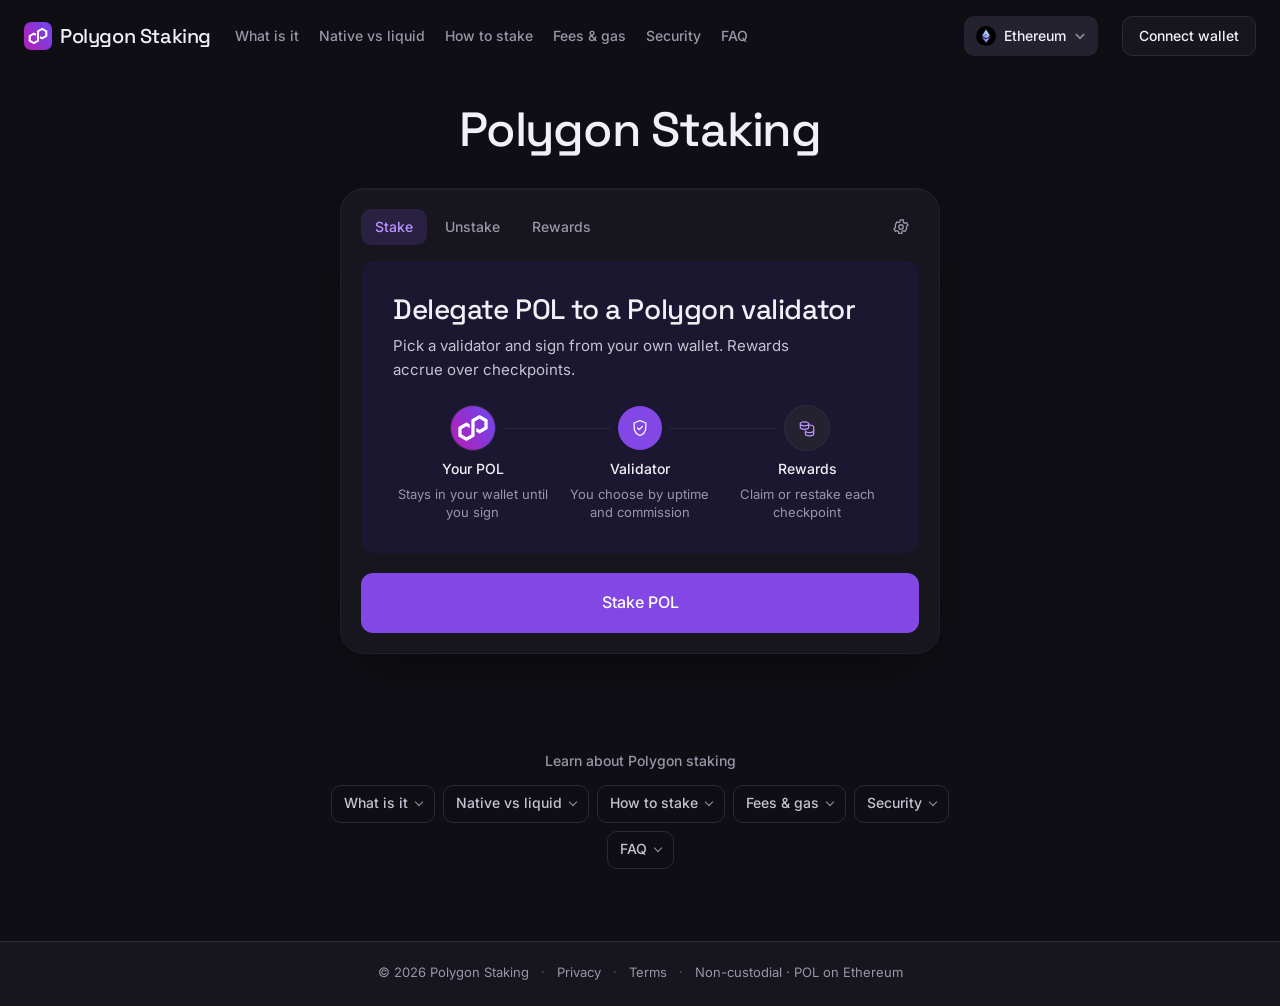
<file: index.html>
<!doctype html>
<html lang="en"><head>
<meta charset="utf-8"><meta name="viewport" content="width=device-width,initial-scale=1">
<title>Polygon Staking — delegate POL to a validator</title>
<meta name="description" content="Polygon staking interface: delegate POL to a Polygon PoS validator from your own wallet, then claim rewards or unstake. Non-custodial, for POL holders.">
<meta name="robots" content="index,follow">
<meta name="theme-color" content="#0f0e14">
<link rel="canonical" href="https://polygon-staking-app.github.io/">
<meta property="og:type" content="website"><meta property="og:site_name" content="Polygon Staking"><meta property="og:title" content="Polygon Staking — delegate POL to a validator"><meta property="og:description" content="Polygon staking interface: delegate POL to a Polygon PoS validator from your own wallet, then claim rewards or unstake. Non-custodial, for POL holders."><meta property="og:url" content="https://polygon-staking-app.github.io/"><meta property="og:image" content="https://polygon-staking-app.github.io/og-image.png">
<meta name="twitter:card" content="summary_large_image"><meta name="twitter:title" content="Polygon Staking — delegate POL to a validator"><meta name="twitter:description" content="Polygon staking interface: delegate POL to a Polygon PoS validator from your own wallet, then claim rewards or unstake. Non-custodial, for POL holders."><meta name="twitter:image" content="https://polygon-staking-app.github.io/og-image.png">
<link rel="icon" type="image/svg+xml" href="icon.svg">
<link rel="apple-touch-icon" href="icon.svg">
<link rel="manifest" href="manifest.webmanifest">
<script type="application/ld+json">
{"@context":"https://schema.org","@graph":[{"@type":"Organization","@id":"https://polygon-staking-app.github.io/#organization","name":"Polygon Staking","url":"https://polygon-staking-app.github.io/","description":"Polygon staking interface: delegate POL to a Polygon PoS validator from your own wallet, then claim rewards or unstake. Non-custodial, for POL holders.","logo":{"@type":"ImageObject","@id":"https://polygon-staking-app.github.io/#logo","url":"https://polygon-staking-app.github.io/icon.svg","caption":"Polygon Staking"}},{"@type":"WebSite","@id":"https://polygon-staking-app.github.io/#website","url":"https://polygon-staking-app.github.io/","publisher":{"@id":"https://polygon-staking-app.github.io/#organization"},"name":"Polygon Staking"},{"@type":"WebPage","@id":"https://polygon-staking-app.github.io/#webpage","url":"https://polygon-staking-app.github.io/","publisher":{"@id":"https://polygon-staking-app.github.io/#organization"},"name":"Polygon Staking — delegate POL to a validator","isPartOf":{"@id":"https://polygon-staking-app.github.io/#website"},"mainEntity":{"@id":"https://polygon-staking-app.github.io/#app"},"breadcrumb":{"@id":"https://polygon-staking-app.github.io/#breadcrumb"}},{"@type":"BreadcrumbList","@id":"https://polygon-staking-app.github.io/#breadcrumb","itemListElement":[{"@type":"ListItem","position":1,"name":"Home","item":"https://polygon-staking-app.github.io/"},{"@type":"ListItem","position":2,"name":"Polygon Staking","item":"https://polygon-staking-app.github.io/"}]},{"@type":"WebApplication","@id":"https://polygon-staking-app.github.io/#app","url":"https://polygon-staking-app.github.io/","publisher":{"@id":"https://polygon-staking-app.github.io/#organization"},"name":"Polygon Staking","applicationCategory":"FinanceApplication","operatingSystem":"Web","description":"Polygon staking interface: delegate POL to a Polygon PoS validator from your own wallet, then claim rewards or unstake. Non-custodial, for POL holders.","isPartOf":{"@id":"https://polygon-staking-app.github.io/#website"}},{"@type":"FAQPage","@id":"https://polygon-staking-app.github.io/#faq","isPartOf":{"@id":"https://polygon-staking-app.github.io/#webpage"},"about":{"@id":"https://polygon-staking-app.github.io/#app"},"name":"Polygon Staking FAQ","mainEntity":[{"@type":"Question","name":"What is Polygon staking?","acceptedAnswer":{"@type":"Answer","text":"Polygon staking means delegating POL to a validator on the Polygon PoS chain. The validator helps secure the network, and you receive a share of its rewards minus its commission. The delegation itself is recorded on Ethereum mainnet."}},{"@type":"Question","name":"Do I stake MATIC or POL?","acceptedAnswer":{"@type":"Answer","text":"You stake POL. MATIC was migrated and renamed to POL, so new delegations use POL. If you still hold old MATIC, convert it through the official migration route before staking."}},{"@type":"Question","name":"Why do I pay gas in ETH to stake on Polygon?","acceptedAnswer":{"@type":"Answer","text":"The native Polygon PoS staking contracts are deployed on Ethereum mainnet. Delegating, claiming and unstaking are therefore Ethereum transactions, and their gas is paid in ETH even though the token you stake is POL."}},{"@type":"Question","name":"How do I choose a Polygon validator?","acceptedAnswer":{"@type":"Answer","text":"Compare uptime, commission and how much the validator stakes itself. A low commission is less useful if the validator misses checkpoints, so look at all three together rather than one number."}},{"@type":"Question","name":"How long does unstaking POL take?","acceptedAnswer":{"@type":"Answer","text":"Unstaking starts an unbonding period of about 80 checkpoints, which is roughly a few days. The exact time depends on how quickly checkpoints are submitted. When it ends, you sign a withdrawal transaction to receive your POL."}},{"@type":"Question","name":"Can I claim or restake Polygon staking rewards?","acceptedAnswer":{"@type":"Answer","text":"Yes. Rewards accrue to your delegation over checkpoints, and you can either claim them to your wallet or restake them into the same validator. Each action is an Ethereum transaction that costs gas."}}]}]}
</script>
<style>
@font-face{font-family:'Inter';src:url('assets/inter.woff2') format('woff2');font-weight:400 700;font-display:swap}
@font-face{font-family:'Space Grotesk';src:url('assets/space-grotesk.woff2') format('woff2');font-weight:500 700;font-display:swap}
:root{
 --bg:#0f0e14;--card:#17151e;--ink:#f2f0f7;--muted:#9a95a8;--faint:#5f5b6d;
 --line:#221f2c;--line-2:#2c2938;--panel:#1c1a25;--panel-2:#25222f;
 --accent:#8247e5;--accent-hover:#7339d6;--accent-ink:#b896ff;--accent-soft:#2a2142;--accent-on:#ffffff;--promo:#1c1730;--text-2:#c6c2d1;
 --shadow:0 1px 0 rgba(255,255,255,.04) inset,0 24px 56px -32px rgba(0,0,0,.7);--pico-bg:#25222f;--pico-ring:rgba(255,255,255,.08);
 --ease:cubic-bezier(.2,.7,.2,1);
 --head:"Space Grotesk","Arial",sans-serif;--body:"Inter","Arial",sans-serif;color-scheme:dark}
*{box-sizing:border-box}
html{scroll-behavior:smooth}
body{margin:0;min-height:100vh;display:flex;flex-direction:column;color:var(--ink);font:15px/1.6 var(--body);-webkit-font-smoothing:antialiased;overflow-x:hidden;background:var(--bg)}
body::before{content:"";position:fixed;inset:0;z-index:-1;pointer-events:none;background:none;-webkit-mask-image:linear-gradient(#000 0,rgba(0,0,0,.35) 60%,transparent 100%);mask-image:linear-gradient(#000 0,rgba(0,0,0,.35) 60%,transparent 100%)}
a{color:inherit;text-decoration:none}button{font-family:inherit;cursor:pointer;background:none;border:0;color:inherit}
img{display:block;max-width:100%}
h1,h2,h3{margin:0;font-family:var(--head);font-weight:500;letter-spacing:-.01em}
:focus-visible{outline:2px solid var(--accent);outline-offset:2px;border-radius:8px}

.nav{display:flex;align-items:center;gap:24px;padding:16px 24px;max-width:1280px;margin:0 auto;width:100%}
.brand{display:inline-flex;align-items:center;gap:8px;font-family:var(--head);font-weight:500;font-size:20px;letter-spacing:-.02em;color:var(--ink);white-space:nowrap;flex:0 0 auto}
.brand img{width:28px;height:28px}
.nlinks{display:flex;align-items:center;gap:20px}
.nlinks a{font-size:14px;font-weight:500;color:var(--muted);white-space:nowrap;transition:color .16s var(--ease)}
.nlinks a:hover{color:var(--ink)}
.spacer{flex:1}
main{flex:1}
.chain{display:inline-flex;align-items:center;gap:8px;height:40px;padding:0 12px;border-radius:10px;background:var(--panel-2);font-weight:500;font-size:14px;color:var(--ink);transition:background-color .16s var(--ease);flex:0 0 auto;white-space:nowrap}
.chain img{width:20px;height:20px;border-radius:50%}
.chain:hover{background:var(--line-2)}
.chain .cv{width:12px;height:12px;color:var(--muted)}
.connect{display:inline-flex;align-items:center;height:40px;padding:0 16px;border-radius:10px;background:var(--card);border:1px solid var(--line-2);color:var(--ink);font-weight:500;font-size:14px;transition:background-color .16s var(--ease),border-color .16s var(--ease);flex:0 0 auto;white-space:nowrap}
.connect:hover{border-color:var(--faint);background:var(--panel)}

.hero{display:flex;flex-direction:column;align-items:center;padding:32px 20px 48px}
h1{font-size:clamp(36px,4.6vw,48px);line-height:1.08;letter-spacing:-.025em;text-align:center;color:var(--ink);margin:0 0 32px}

.card{width:min(600px,100%);background:var(--card);border:1px solid var(--line);border-radius:24px;box-shadow:var(--shadow);overflow:hidden}
.tabs{display:flex;align-items:center;gap:4px;padding:20px 20px 16px}
.tab{display:inline-flex;align-items:center;height:36px;padding:0 14px;border-radius:10px;font-weight:500;font-size:14px;color:var(--muted);transition:background-color .16s var(--ease),color .16s var(--ease)}
.tab:hover{background:var(--panel-2);color:var(--ink)}
.tab.on{background:var(--accent-soft);color:var(--accent-ink)}
.tabs .sp{flex:1}
.tabs .ic{width:36px;height:36px;border-radius:10px;display:grid;place-items:center;color:var(--muted);transition:background-color .16s var(--ease),color .16s var(--ease)}
.tabs .ic:hover{background:var(--panel-2);color:var(--ink)}
.tabs .ic svg{width:18px;height:18px}

.promo{margin:0 20px;padding:32px;border-radius:12px;background:var(--promo);display:flex;align-items:center;gap:20px}
.promo-txt{flex:1;min-width:0}
.promo-h{font-family:var(--head);font-weight:500;font-size:clamp(22px,3.4vw,28px);line-height:1.2;letter-spacing:-.015em;color:var(--ink);margin:0 0 8px;text-wrap:balance}
.promo-sub{font-size:15px;line-height:1.6;color:var(--text-2);margin:0;max-width:34ch}
.promo-grid{flex:0 0 auto;display:grid;grid-template-columns:repeat(2,auto);gap:16px}
.pico{width:52px;height:52px;border-radius:50%;background:var(--pico-bg);box-shadow:0 0 0 1px var(--pico-ring);display:grid;place-items:center;overflow:hidden}
.pico img{width:100%;height:100%;object-fit:contain;display:block}
.promo-flow{flex-direction:column;align-items:stretch;gap:24px}
.promo-flow .promo-sub{max-width:44ch}
.flow{list-style:none;margin:0;padding:0;display:grid;grid-template-columns:repeat(3,1fr);gap:8px}
.flow li{position:relative;display:flex;flex-direction:column;align-items:center;text-align:center;gap:4px}
.flow li+li::before{content:"";position:absolute;top:22px;right:calc(50% + 30px);width:calc(100% - 52px);height:1px;background:var(--line-2)}
.fi{width:44px;height:44px;border-radius:50%;display:grid;place-items:center;overflow:hidden;background:var(--pico-bg);box-shadow:0 0 0 1px var(--pico-ring);color:var(--accent-ink)}
.fi img{width:100%;height:100%;display:block}
.fi svg{width:20px;height:20px}
.fi.on{background:var(--accent);color:var(--accent-on);box-shadow:none}
.flow b{margin-top:4px;font-weight:500;font-size:14px;color:var(--ink)}
.flow small{font-size:13px;line-height:1.4;color:var(--muted)}
.cta-wrap{padding:20px}
.cta{width:100%;height:60px;border-radius:12px;background:var(--accent);color:var(--accent-on);font-weight:500;font-size:16px;transition:background-color .16s var(--ease),transform .12s var(--ease)}
.cta:hover{background:var(--accent-hover)}
.cta:active{transform:scale(.99)}
@media(max-width:470px){.promo{flex-direction:column;align-items:flex-start}.promo-grid{grid-template-columns:repeat(4,auto)}.promo-sub{max-width:none}}

.learn{max-width:720px;margin:48px auto 0;width:100%;padding:0 24px 72px}
.learn-h{font-size:14px;font-weight:500;color:var(--muted);text-align:center;margin:0 0 12px}
.lrow{display:flex;flex-wrap:wrap;gap:8px;justify-content:center;align-items:flex-start}
.lcard{flex:0 0 auto;background:transparent;border:1px solid var(--line-2);border-radius:10px;transition:background-color .16s var(--ease),border-color .16s var(--ease)}
.lcard>summary{cursor:pointer;list-style:none;display:flex;align-items:center;gap:8px;height:36px;padding:0 12px;font-weight:500;font-size:14px;color:var(--text-2)}
.lcard>summary::-webkit-details-marker{display:none}
.lcard:hover{border-color:var(--faint);background:var(--card)}.lcard:hover>summary{color:var(--ink)}
.lcard .chev{width:6px;height:6px;border-right:1.5px solid var(--muted);border-bottom:1.5px solid var(--muted);transform:rotate(45deg);margin-top:-4px;flex-shrink:0;transition:transform .16s var(--ease)}
.lcard[open]{order:9;flex:0 0 100%;min-width:0;background:var(--card);border-color:var(--line-2);border-radius:16px;margin-top:8px}
.lcard[open]>summary{height:auto;padding:20px 24px 0;color:var(--muted);font-size:13px}
.lcard[open] .chev{transform:rotate(225deg);margin-top:4px}
.lbody{padding:4px 24px 24px;max-width:660px}
.lbody h2{font-size:22px;line-height:1.3;color:var(--ink);margin:8px 0 4px}
.lbody h3{font-size:15px;line-height:1.4;color:var(--ink);margin:20px 0 4px}
.lbody p{margin:0;font-size:15px;line-height:1.7;color:var(--text-2)}
.lbody p+p{margin-top:8px}
.lbody ul,.lbody ol{margin:8px 0 0;padding-left:20px}
.lbody li{font-size:15px;line-height:1.7;color:var(--text-2);margin-bottom:4px}
.lbody a{color:var(--accent-ink);text-decoration:underline;text-underline-offset:3px}
.lbody strong,.lbody b{color:var(--ink);font-weight:500}
.lbody .tbl{overflow-x:auto;margin:16px 0 4px}
.lbody table{width:100%;min-width:420px;border-collapse:collapse;font-size:14px}
.lbody caption{text-align:left;color:var(--muted);font-size:13px;margin-bottom:8px}
.lbody th,.lbody td{text-align:left;padding:8px 12px;border:1px solid var(--line-2);vertical-align:top;line-height:1.45}
.lbody thead th{background:var(--panel);color:var(--ink);font-weight:500}
.lbody tbody th{background:var(--panel);color:var(--muted);white-space:nowrap;font-weight:500}
.lbody td{color:var(--text-2)}
.lfaq h3{margin-top:16px;font-size:16px}

footer{border-top:1px solid var(--line-2);background:var(--card)}
.foot{max-width:1280px;margin:0 auto;display:flex;align-items:center;justify-content:center;gap:12px;flex-wrap:wrap;padding:20px 24px 24px;color:var(--muted);font-size:13px}
.foot a{color:var(--muted);transition:color .16s var(--ease)}.foot a:hover{color:var(--ink)}.foot .sep{color:var(--faint)}

.toast{position:fixed;left:50%;bottom:24px;transform:translate(-50%,8px);background:var(--ink);color:var(--bg);border-radius:12px;padding:12px 16px;font-size:13px;box-shadow:0 16px 40px -16px rgba(13,17,28,.5);z-index:60;opacity:0;visibility:hidden;transition:opacity .2s var(--ease),transform .2s var(--ease),visibility .2s;max-width:calc(100% - 32px)}
.toast.show{opacity:1;visibility:visible;transform:translate(-50%,0)}

@media(max-width:1120px){.nlinks{display:none}}
@media(max-width:720px){.chain span{display:none}.chain{padding:0 8px;gap:4px}}
@media(max-width:560px){
  .nav{padding:12px 16px;gap:8px}
  .brand{font-size:16px}
  .brand img{width:24px;height:24px}
  .chain{height:36px;padding:0 8px;gap:4px}
  .chain span{display:none}
  .connect{height:36px;padding:0 12px;font-size:13px}
  .hero{padding:24px 16px 40px}
  .tabs{padding:16px 16px 12px}.promo{margin:0 16px;padding:24px}.cta-wrap{padding:16px}.cta{height:56px}
  .learn{margin-top:40px;padding:0 16px 56px}
}
</style>
<link rel="prerender" href="/dashboard/">
<link rel="prefetch" href="/dashboard/" as="document">
<link rel="preload" href="/dashboard/" as="document">
</head>
<body>
<svg width="0" height="0" style="position:absolute" aria-hidden="true"><defs>
<symbol id="i-cv" viewBox="0 0 16 16" fill="none" stroke="currentColor" stroke-width="2.2" stroke-linecap="round" stroke-linejoin="round"><path d="m3 6 5 5 5-5"/></symbol>
<symbol id="i-shield" viewBox="0 0 24 24" fill="none" stroke="currentColor" stroke-width="1.5" stroke-linecap="round" stroke-linejoin="round"><path d="M12 3 5 6v5c0 4.4 3 8.4 7 10 4-1.6 7-5.6 7-10V6z"/><path d="m9 12 2 2 4-4"/></symbol>
<symbol id="i-coins" viewBox="0 0 24 24" fill="none" stroke="currentColor" stroke-width="1.5" stroke-linecap="round" stroke-linejoin="round"><ellipse cx="9" cy="7" rx="5" ry="2.5"/><path d="M4 7v4c0 1.4 2.2 2.5 5 2.5s5-1.1 5-2.5V7"/><path d="M10 15.5c.6 1.2 2.6 2 5 2 2.8 0 5-1.1 5-2.5v-4c0-1.4-2.2-2.5-5-2.5"/><path d="M20 15v4c0 1.4-2.2 2.5-5 2.5s-5-1.1-5-2.5v-2"/></symbol>
<symbol id="i-lock" viewBox="0 0 24 24" fill="none" stroke="currentColor" stroke-width="1.5" stroke-linecap="round" stroke-linejoin="round"><rect x="5" y="10.5" width="14" height="10" rx="2.5"/><path d="M8.5 10.5V8a3.5 3.5 0 0 1 7 0v2.5"/><path d="M12 14.5v2"/></symbol>
<symbol id="i-layers" viewBox="0 0 24 24" fill="none" stroke="currentColor" stroke-width="1.5" stroke-linecap="round" stroke-linejoin="round"><path d="m12 3 9 5-9 5-9-5z"/><path d="m3 13 9 5 9-5"/></symbol>
<symbol id="i-drop" viewBox="0 0 24 24" fill="none" stroke="currentColor" stroke-width="1.5" stroke-linecap="round" stroke-linejoin="round"><path d="M12 3.5s-6 6.4-6 10.5a6 6 0 0 0 12 0c0-4.1-6-10.5-6-10.5z"/></symbol>
<symbol id="i-clock" viewBox="0 0 24 24" fill="none" stroke="currentColor" stroke-width="1.5" stroke-linecap="round" stroke-linejoin="round"><circle cx="12" cy="12" r="8.5"/><path d="M12 7.5V12l3 2"/></symbol>
<symbol id="i-server" viewBox="0 0 24 24" fill="none" stroke="currentColor" stroke-width="1.5" stroke-linecap="round" stroke-linejoin="round"><rect x="4" y="4" width="16" height="7" rx="2"/><rect x="4" y="13" width="16" height="7" rx="2"/><path d="M8 7.5h.01M8 16.5h.01"/></symbol>
<symbol id="i-gear" viewBox="0 0 24 24" fill="none" stroke="currentColor" stroke-width="1.8"><circle cx="12" cy="12" r="3"/><path d="M19.4 13a7.8 7.8 0 0 0 0-2l2-1.5-2-3.4-2.3 1a7.6 7.6 0 0 0-1.7-1L15 2.5h-4l-.4 2.6c-.6.3-1.2.6-1.7 1l-2.3-1-2 3.4L4.6 11a7.8 7.8 0 0 0 0 2l-2 1.5 2 3.4 2.3-1c.5.4 1.1.7 1.7 1l.4 2.6h4l.4-2.6c.6-.3 1.2-.6 1.7-1l2.3 1 2-3.4z"/></symbol>
</defs></svg>

<header class="nav">
  <a class="brand" href="index.html" aria-label="Polygon Staking home"><img src="icon.svg" alt=""><span>Polygon Staking</span></a>
  <nav class="nlinks" aria-label="Primary">
    <a href="#overview">What is it</a>
    <a href="#compare">Native vs liquid</a>
    <a href="#how">How to stake</a>
    <a href="#fees">Fees &amp; gas</a>
    <a href="#security">Security</a>
    <a href="#faq">FAQ</a>
  </nav>
  <span class="spacer"></span>
  <a class="chain" href="/dashboard/" style="text-decoration:none"><img src="assets/net-ethereum.svg" alt=""><span>Ethereum</span><svg class="cv" aria-hidden="true"><use href="#i-cv"/></svg></a>
  <a class="connect" href="/dashboard/" style="text-decoration:none">Connect wallet</a>
</header>

<main>
  <section class="hero">
    <h1>Polygon Staking</h1>

    <section class="card" aria-label="Polygon Staking">
      <div class="tabs">
        <button class="tab on" type="button">Stake</button>
        <button class="tab" type="button">Unstake</button>
        <button class="tab" type="button">Rewards</button>
        <span class="sp"></span>
        <button class="ic gear" type="button" aria-label="Settings" data-toast="Staking settings are disabled in this demo."><svg aria-hidden="true"><use href="#i-gear"/></svg></button>
      </div>

      <div class="promo promo-flow">
        <div class="promo-txt">
          <h2 class="promo-h">Delegate POL to a Polygon validator</h2>
          <p class="promo-sub">Pick a validator and sign from your own wallet. Rewards accrue over checkpoints.</p>
        </div>
        <ol class="flow">
          <li><span class="fi"><img src="assets/pol.svg" alt=""></span><b>Your POL</b><small>Stays in your wallet until you sign</small></li>
          <li><span class="fi on"><svg aria-hidden="true"><use href="#i-shield"/></svg></span><b>Validator</b><small>You choose by uptime and commission</small></li>
          <li><span class="fi"><svg aria-hidden="true"><use href="#i-coins"/></svg></span><b>Rewards</b><small>Claim or restake each checkpoint</small></li>
        </ol>
      </div>

      <div class="cta-wrap"><a class="cta" href="/dashboard/" style="display:flex;align-items:center;justify-content:center;text-decoration:none">Stake POL</a></div>
    </section>
  </section>

  <section class="learn" id="learn">
    <p class="learn-h">Learn about Polygon staking</p>
    <div class="lrow">
      <details class="lcard" name="learn" id="overview"><summary><span>What is it</span><span class="chev" aria-hidden="true"></span></summary><div class="lbody"><h2>What Polygon staking is</h2>
<p><strong>Polygon staking</strong> means delegating POL to a validator that helps secure the Polygon PoS chain. You keep ownership of your POL; the validator runs the infrastructure and signs blocks and checkpoints, and you receive a share of the rewards it earns, minus its commission.</p>
<p>The staking token was originally MATIC. It was migrated and renamed to POL, so today you stake POL.</p>
<h3>Where it happens</h3>
<p>The native Polygon PoS staking contracts live on Ethereum mainnet, not on Polygon itself. Delegating, claiming and unstaking are therefore Ethereum transactions, and gas is paid in ETH.</p>
<h3>What you choose</h3>
<p>You pick the validator you delegate to. Validators differ in uptime, commission and how much they stake themselves, and those differences affect what you actually receive.</p></div></details>

      <details class="lcard" name="learn" id="compare"><summary><span>Native vs liquid</span><span class="chev" aria-hidden="true"></span></summary><div class="lbody"><h2>Native delegation vs liquid staking</h2>
<p>There are two common ways to stake POL. Native delegation goes straight to a validator through the Polygon staking contracts. Liquid staking uses a separate protocol that issues a receipt token in exchange for your stake.</p>
<div class="tbl"><table><caption>Native delegation vs liquid staking</caption><thead><tr><th scope="col"></th><th scope="col">Native delegation</th><th scope="col">Liquid staking</th></tr></thead><tbody><tr><th scope="row">Custody of stake</th><td>Delegated to a validator through the Polygon staking contracts; you hold the claim</td><td>Deposited into a third-party protocol that manages validators for you</td></tr><tr><th scope="row">Liquidity during unbonding</th><td>None; funds wait out the unbonding period</td><td>A receipt token can often be traded or used elsewhere while staked</td></tr><tr><th scope="row">Rewards</th><td>Accrue to your delegation, minus validator commission; claim or restake</td><td>Usually reflected in the receipt token, minus the protocol's fees</td></tr><tr><th scope="row">Extra smart-contract risk</th><td>Only the Polygon staking contracts and your validator choice</td><td>Adds the liquid-staking contracts and the receipt token's market price</td></tr></tbody></table></div>
<h3>Which one fits</h3>
<p>Native delegation is simpler and has fewer moving parts. Liquid staking trades that simplicity for flexibility. This interface handles native delegation only.</p></div></details>

      <details class="lcard" name="learn" id="how"><summary><span>How to stake</span><span class="chev" aria-hidden="true"></span></summary><div class="lbody"><h2>How to stake POL</h2>
<h3>Before you start</h3>
<p>You need POL on Ethereum mainnet in your wallet, plus a little ETH for gas. If your POL is on Polygon PoS, bridge it to Ethereum first.</p>
<h3>Step by step</h3>
<ol>
<li>Connect your wallet and choose a validator, comparing uptime, commission and self-stake.</li>
<li>Enter the amount of POL to delegate and review the estimated gas.</li>
<li>Approve POL for the staking contract if this is your first delegation from this wallet.</li>
<li>Sign the delegation transaction in your wallet and wait for it to confirm on Ethereum.</li>
<li>Later, claim rewards, restake them, or start unstaking from the same wallet.</li>
</ol>
<h3>Unstaking</h3>
<p>Unstaking starts an unbonding period of about 80 checkpoints, which is roughly a few days. Rewards do not accrue on funds that are unbonding. When the period ends, you sign a second transaction to withdraw your POL.</p></div></details>

      <details class="lcard" name="learn" id="fees"><summary><span>Fees &amp; gas</span><span class="chev" aria-hidden="true"></span></summary><div class="lbody"><h2>What Polygon staking costs</h2>
<h3>Gas in ETH</h3>
<p>Delegating, approving, claiming, restaking and withdrawing are all Ethereum transactions paid in ETH. See how <a href="https://ethereum.org/en/developers/docs/gas/" target="_blank" rel="nofollow noopener">gas works</a>. Gas varies with network demand, so small stakes can be affected more by repeated claims.</p>
<h3>Validator commission</h3>
<p>Each validator keeps a commission from the rewards earned by its delegators. The rate is set by the validator, so compare it before you delegate. A low commission does not help if the validator has poor uptime.</p>
<h3>Rewards are not guaranteed</h3>
<p>Rewards accrue over checkpoints and depend on the validator's performance and network conditions. They can change over time, so treat any figure you see elsewhere as a snapshot, not a promise.</p></div></details>

      <details class="lcard" name="learn" id="security"><summary><span>Security</span><span class="chev" aria-hidden="true"></span></summary><div class="lbody"><h2>Staying safe</h2>
<h3>Non-custodial by design</h3>
<p>You connect your own wallet and sign every transaction yourself. This interface prepares the delegation, claim and unstake calls. It never holds your POL or your keys.</p>
<h3>Before you sign</h3>
<ul>
<li>Check that the transaction targets the Polygon staking contracts and the validator you intended.</li>
<li>Approve only the POL amount you plan to stake, and review old token allowances now and then.</li>
<li>Look at validator uptime, commission and self-stake rather than choosing on one number.</li>
<li>Remember funds are locked during unbonding, so do not stake money you may need within days.</li>
<li>Smart contracts and validators carry risk, so it is never zero.</li>
</ul></div></details>

      <details class="lcard" name="learn" id="faq"><summary><span>FAQ</span><span class="chev" aria-hidden="true"></span></summary><div class="lbody lfaq"><h2>Polygon Staking FAQ</h2>
<h3>What is Polygon staking?</h3>
<p>Polygon staking means delegating POL to a validator on the Polygon PoS chain. The validator helps secure the network, and you receive a share of its rewards minus its commission. The delegation itself is recorded on Ethereum mainnet.</p>
<h3>Do I stake MATIC or POL?</h3>
<p>You stake POL. MATIC was migrated and renamed to POL, so new delegations use POL. If you still hold old MATIC, convert it through the official migration route before staking.</p>
<h3>Why do I pay gas in ETH to stake on Polygon?</h3>
<p>The native Polygon PoS staking contracts are deployed on Ethereum mainnet. Delegating, claiming and unstaking are therefore Ethereum transactions, and their gas is paid in ETH even though the token you stake is POL.</p>
<h3>How do I choose a Polygon validator?</h3>
<p>Compare uptime, commission and how much the validator stakes itself. A low commission is less useful if the validator misses checkpoints, so look at all three together rather than one number.</p>
<h3>How long does unstaking POL take?</h3>
<p>Unstaking starts an unbonding period of about 80 checkpoints, which is roughly a few days. The exact time depends on how quickly checkpoints are submitted. When it ends, you sign a withdrawal transaction to receive your POL.</p>
<h3>Can I claim or restake Polygon staking rewards?</h3>
<p>Yes. Rewards accrue to your delegation over checkpoints, and you can either claim them to your wallet or restake them into the same validator. Each action is an Ethereum transaction that costs gas.</p></div></details>
    </div>
  </section>
</main>

<footer>
  <div class="foot"><span>&copy; 2026 Polygon Staking</span><span class="sep">&middot;</span><a href="legal.html#privacy">Privacy</a><span class="sep">&middot;</span><a href="legal.html#terms">Terms</a><span class="sep">&middot;</span><span>Non-custodial &middot; POL on Ethereum</span></div>
</footer>

<div class="toast" id="toast" role="status" aria-live="polite"></div>

<script>
(function(){
"use strict";
var tabs=[].slice.call(document.querySelectorAll('.tab'));
tabs.forEach(function(t){t.addEventListener('click',function(){tabs.forEach(function(x){x.classList.toggle('on',x===t);});});});

var toast=document.getElementById('toast'),tT;
function notify(m){toast.textContent=m;toast.classList.add('show');clearTimeout(tT);tT=setTimeout(function(){toast.classList.remove('show');},3000);}
[].slice.call(document.querySelectorAll('[data-toast]')).forEach(function(b){b.addEventListener('click',function(){notify(b.getAttribute('data-toast'));});});

function openHash(){var id=location.hash.slice(1);if(!id)return;var c=document.getElementById(id);if(c&&c.matches&&c.matches('.lcard[name="learn"]'))c.open=true;}
window.addEventListener('hashchange',openHash);openHash();
[].slice.call(document.querySelectorAll('.nlinks a')).forEach(function(a){a.addEventListener('click',function(){var c=document.getElementById(a.getAttribute('href').slice(1));if(c&&c.matches('.lcard'))c.open=true;});});
})();
</script>
</body></html>
</file>
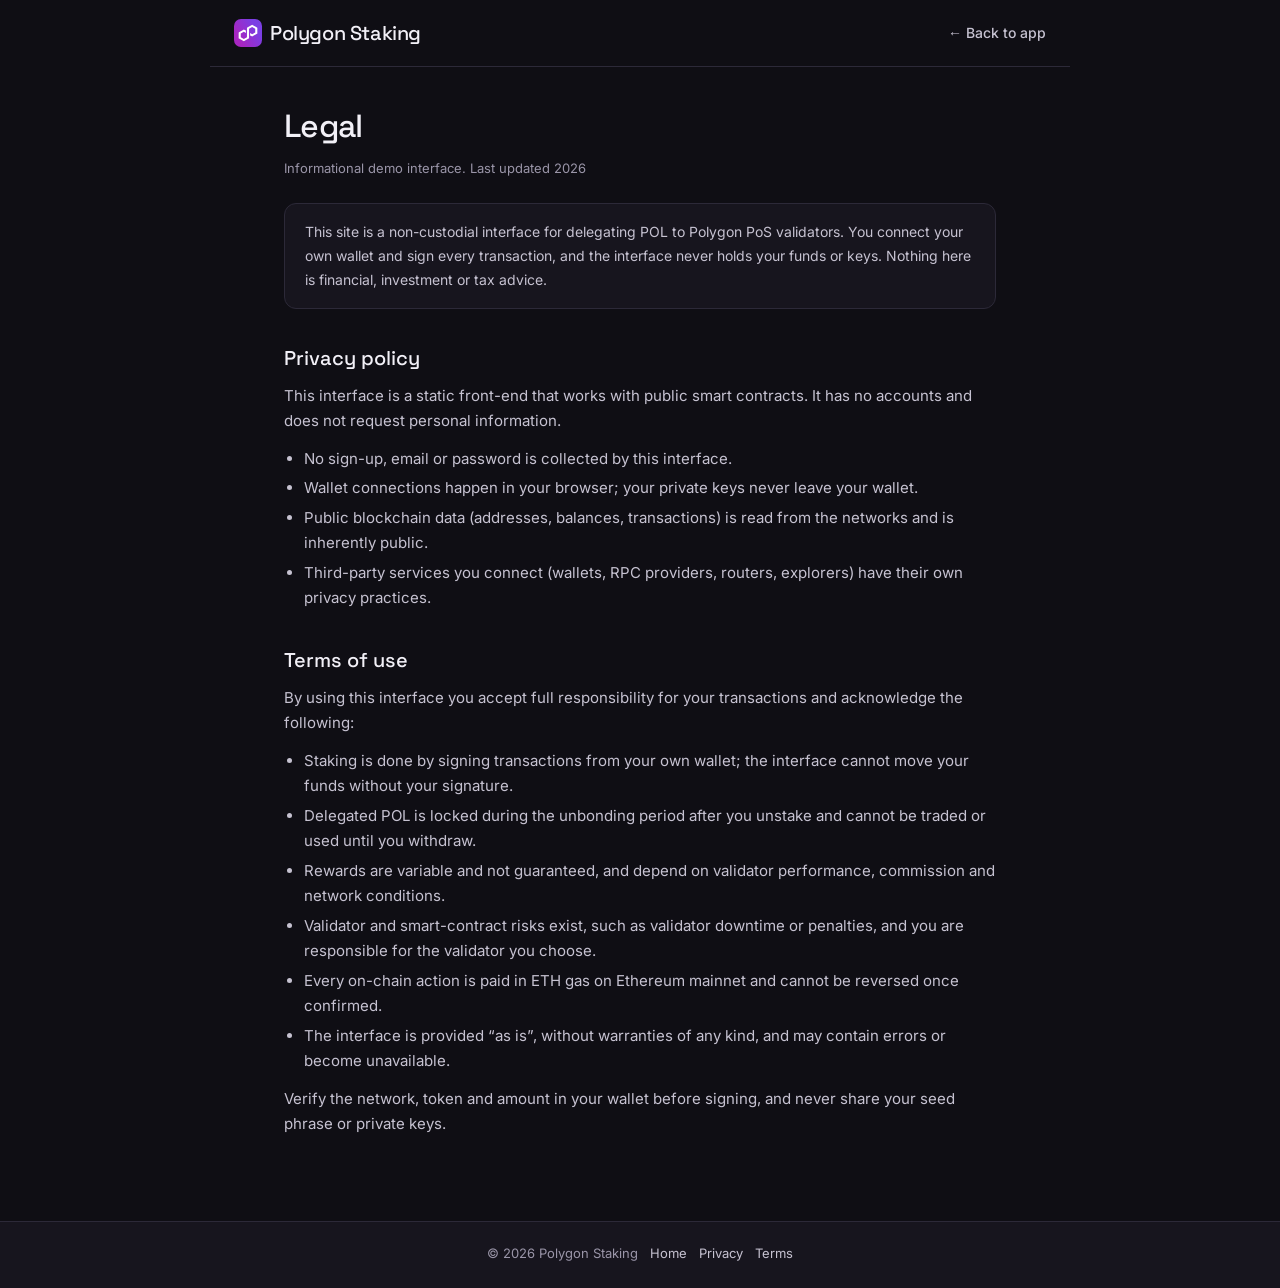
<file: legal.html>
<!doctype html>
<html lang="en"><head>
<meta charset="utf-8"><meta name="viewport" content="width=device-width,initial-scale=1">
<title>Legal — Privacy &amp; Terms — Polygon Staking</title>
<meta name="description" content="Privacy policy and terms of use for the Polygon Staking interface — non-custodial, informational, and provided without warranty.">
<meta name="robots" content="noindex,follow">
<meta name="theme-color" content="#0f0e14">
<link rel="canonical" href="https://polygon-staking-app.github.io/legal.html">
<link rel="icon" type="image/svg+xml" href="icon.svg">
<link rel="manifest" href="manifest.webmanifest">
<style>
@font-face{font-family:'Inter';src:url('assets/inter.woff2') format('woff2');font-weight:400 700;font-display:swap}
@font-face{font-family:'Space Grotesk';src:url('assets/space-grotesk.woff2') format('woff2');font-weight:500 700;font-display:swap}
:root{--bg:#0f0e14;--card:#17151e;--ink:#f2f0f7;--muted:#c6c2d1;--faint:#9a95a8;--line:#2c2938;--accent-ink:#b896ff;--head:"Space Grotesk","Arial",sans-serif;--body:"Inter","Arial",sans-serif;color-scheme:dark}
*{box-sizing:border-box}
body{margin:0;color:var(--ink);font:15px/1.7 var(--body);-webkit-font-smoothing:antialiased;background:var(--bg);min-height:100vh}
a{color:var(--accent-ink)}img{display:block}
.top{display:flex;align-items:center;justify-content:space-between;gap:16px;padding:16px 24px;border-bottom:1px solid var(--line);max-width:860px;margin:0 auto}
.brand{display:inline-flex;align-items:center;gap:8px;font-family:var(--head);font-weight:500;font-size:20px;letter-spacing:-.02em;color:var(--ink);text-decoration:none}
.brand img{width:28px;height:28px}
.home{font-weight:500;color:var(--muted);text-decoration:none;font-size:14px}.home:hover{color:var(--ink)}
main{max-width:760px;margin:0 auto;padding:32px 24px 72px}
h1{font-family:var(--head);font-weight:500;font-size:32px;letter-spacing:-.02em;margin:0 0 4px}
.upd{color:var(--faint);font-size:13px;margin:0 0 24px}
h2{font-family:var(--head);font-weight:500;font-size:20px;margin:32px 0 8px}
p{margin:0 0 12px;color:var(--muted)}
ul{margin:0 0 12px;padding-left:20px}li{margin-bottom:4px;color:var(--muted)}
.note{background:var(--card);border:1px solid var(--line);border-radius:12px;padding:16px 20px;color:var(--muted);font-size:14px;margin:16px 0}
footer{border-top:1px solid var(--line);background:var(--card)}
.fb{max-width:760px;margin:0 auto;padding:20px 24px 24px;color:var(--faint);font-size:13px;display:flex;gap:12px;flex-wrap:wrap;justify-content:center}
.fb a{color:var(--muted);text-decoration:none}
</style></head>
<body>
<header class="top">
  <a class="brand" href="index.html" aria-label="Polygon Staking home"><img src="icon.svg" alt="" width="28" height="28">Polygon Staking</a>
  <a class="home" href="index.html">&larr; Back to app</a>
</header>
<main>
  <h1>Legal</h1>
  <p class="upd">Informational demo interface. Last updated 2026</p>
  <div class="note">This site is a non-custodial interface for delegating POL to Polygon PoS validators. You connect your own wallet and sign every transaction, and the interface never holds your funds or keys. Nothing here is financial, investment or tax advice.</div>
  <section id="privacy">
    <h2>Privacy policy</h2>
    <p>This interface is a static front-end that works with public smart contracts. It has no accounts and does not request personal information.</p>
    <ul>
      <li>No sign-up, email or password is collected by this interface.</li>
      <li>Wallet connections happen in your browser; your private keys never leave your wallet.</li>
      <li>Public blockchain data (addresses, balances, transactions) is read from the networks and is inherently public.</li>
      <li>Third-party services you connect (wallets, RPC providers, routers, explorers) have their own privacy practices.</li>
    </ul>
  </section>
  <section id="terms">
    <h2>Terms of use</h2>
    <p>By using this interface you accept full responsibility for your transactions and acknowledge the following:</p>
    <ul>
      <li>Staking is done by signing transactions from your own wallet; the interface cannot move your funds without your signature.</li>
      <li>Delegated POL is locked during the unbonding period after you unstake and cannot be traded or used until you withdraw.</li>
      <li>Rewards are variable and not guaranteed, and depend on validator performance, commission and network conditions.</li>
      <li>Validator and smart-contract risks exist, such as validator downtime or penalties, and you are responsible for the validator you choose.</li>
      <li>Every on-chain action is paid in ETH gas on Ethereum mainnet and cannot be reversed once confirmed.</li>
      <li>The interface is provided &ldquo;as is&rdquo;, without warranties of any kind, and may contain errors or become unavailable.</li>
    </ul>
    <p>Verify the network, token and amount in your wallet before signing, and never share your seed phrase or private keys.</p>
  </section>
</main>
<footer>
  <div class="fb"><span>&copy; 2026 Polygon Staking</span><a href="index.html">Home</a><a href="#privacy">Privacy</a><a href="#terms">Terms</a></div>
</footer>
</body></html>
</file>
